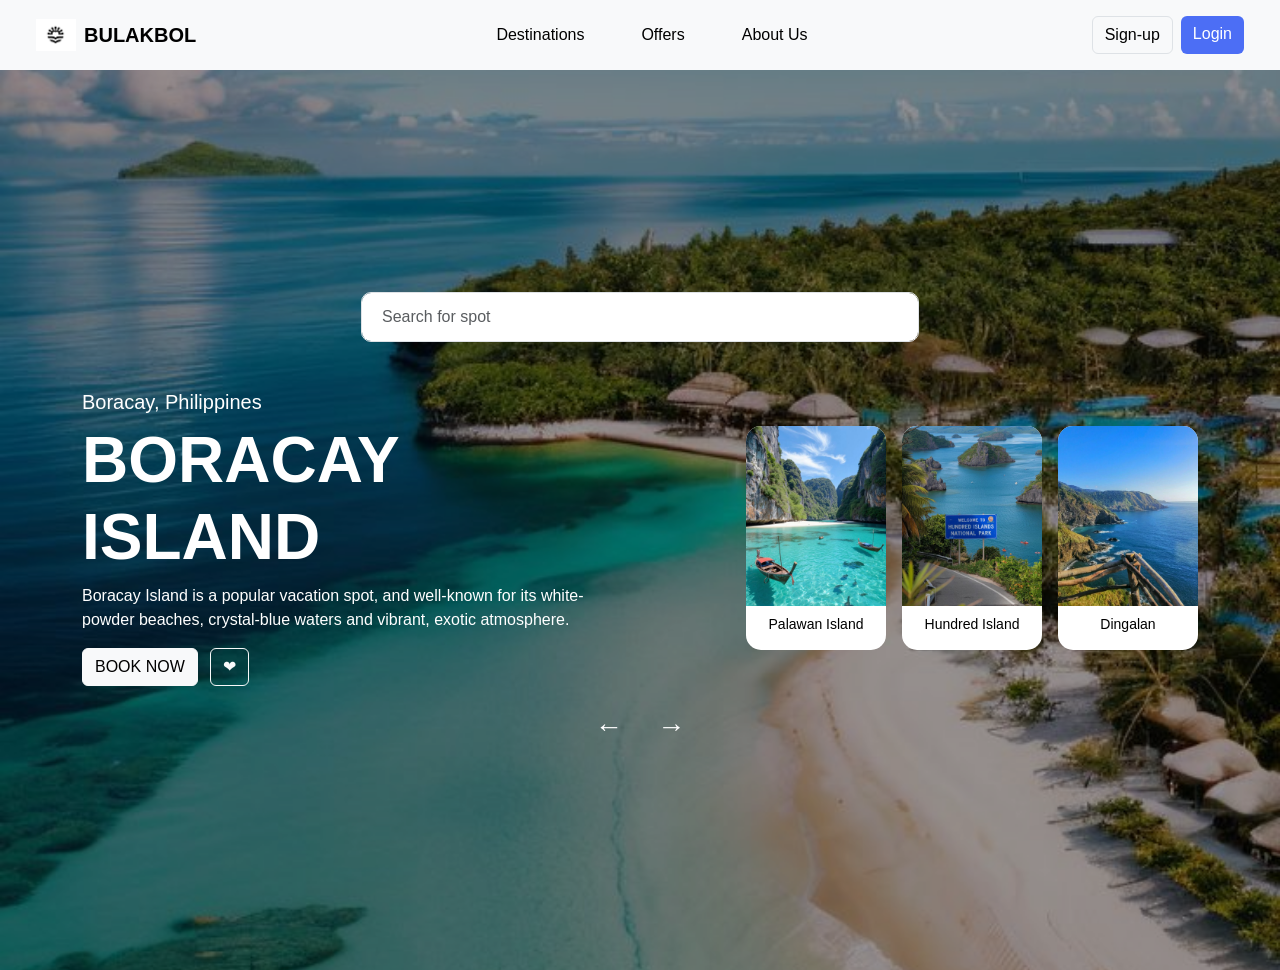
<file: index.html>
<!DOCTYPE html>
<html lang="en">
<head>
  <meta charset="UTF-8">
  <meta name="viewport" content="width=device-width, initial-scale=1.0">
  <title>Bulakbol Travel</title>

  <link href="https://cdn.jsdelivr.net/npm/bootstrap@5.3.0/dist/css/bootstrap.min.css" rel="stylesheet">

  <link rel="stylesheet" href="Style.css">
</head>

<body>

<nav class="navbar bg-light px-4">
  <div class="container-fluid d-flex align-items-center">

  
    <a class="navbar-brand d-flex align-items-center fw-bold" href="#">
      <img src="./logo.png" width="40" class="me-2">
      BULAKBOL
    </a>

    <ul class="navbar-nav flex-row mx-auto">
      <li class="nav-item mx-3"><a class="nav-link" href="boracay.html">Destinations</a></li>
      <li class="nav-item mx-3"><a class="nav-link" href="offer.html">Offers</a></li>
      <li class="nav-item mx-3">
        <a class="nav-link active" href="about.html">About Us</a>
      </li>
    </ul>

    <div class="d-flex">
      <a href="login.html" class="btn btn-light border me-2">Sign-up</a>
      <a href="login.html" class="btn btn-primary">Login</a>
    </div>

  </div>
</nav>

<section class="hero d-flex align-items-center text-white">
  <div class="container">

    <div class="text-center mb-5">
      <input type="text" class="form-control search mx-auto" placeholder="Search for spot">
    </div>

    <div class="row align-items-center">

      <div class="col-md-6">
        <h5>Boracay, Philippines</h5>
        <h1 class="display-3 fw-bold">BORACAY ISLAND</h1>
        <p>
          Boracay Island is a popular vacation spot, and well-known for its 
          white-powder beaches, crystal-blue waters and vibrant, exotic atmosphere.
        </p>

        <button class="btn btn-light me-2">BOOK NOW</button>
        <button class="btn btn-outline-light">❤</button>
      </div>

      <div class="col-md-6 d-flex gap-3 justify-content-end">

        <div class="destination-card">
          <img src="./palawan.jpg">
          <h5>Palawan Island</h5>
        </div>

        <div class="destination-card">
          <img src="./Hundred.jpg">
          <h5>Hundred Island</h5>
        </div>

        <div class="destination-card">
          <img src="./dingalan.jpg">
          <h5>Dingalan</h5>
        </div>

      </div>
      <div class="arrow-controls">
  <span class="arrow">&#8592;</span>
 <span class="arrow" onclick="window.location.href='palawan.html'">
  &#8594;
</span>
</div>

    </div>
  </div>
  
</section>

<script src="https://cdn.jsdelivr.net/npm/bootstrap@5.3.0/dist/js/bootstrap.bundle.min.js"></script>

</body>
</html>
</file>
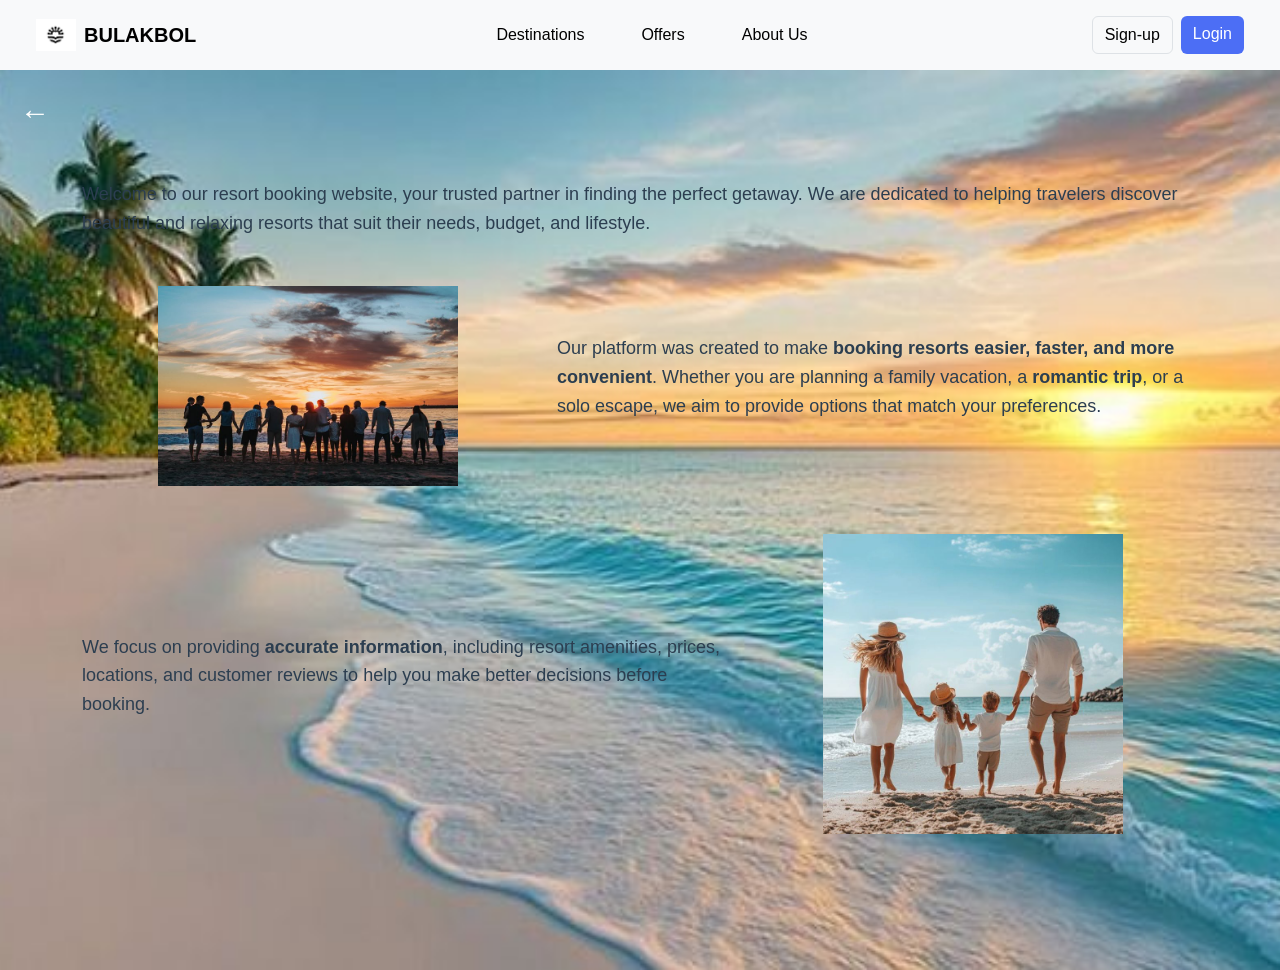
<file: about.html>
<!DOCTYPE html>
<html lang="en">
<head>
  <meta charset="UTF-8">
  <meta name="viewport" content="width=device-width, initial-scale=1.0">
  <title>About Us - Bulakbol</title>

  <link href="https://cdn.jsdelivr.net/npm/bootstrap@5.3.0/dist/css/bootstrap.min.css" rel="stylesheet">

  <link rel="stylesheet" href="Style.css">
</head>

<body>

<nav class="navbar bg-light px-4">
  <div class="container-fluid d-flex align-items-center">

    <a class="navbar-brand d-flex align-items-center fw-bold" href="index.html">
      <img src="./logo.png" width="40" class="me-2">
      BULAKBOL
    </a>

    <ul class="navbar-nav flex-row mx-auto">
      <li class="nav-item mx-3"><a class="nav-link" href="index.html">Destinations</a></li>
      <li class="nav-item mx-3"><a class="nav-link" href="offer.html">Offers</a></li>
      <li class="nav-item mx-3">
        <a class="nav-link active" href="about.html">About Us</a>
      </li>
    </ul>

    <div class="d-flex">
      <a href="login.html" class="btn btn-light border me-2">Sign-up</a>
      <a href="login.html" class="btn btn-primary">Login</a>
    </div>

  </div>
</nav>

<section class="about-section">

  <div class="back-btn" onclick="window.location.href='index.html'">
  &#8592;
</div>

  <div class="container">

    <div class="about-text top-text">
      <p>
        Welcome to our resort booking website, your trusted partner in finding 
        the perfect getaway. We are dedicated to helping travelers discover 
        beautiful and relaxing resorts that suit their needs, budget, and lifestyle.
      </p>
    </div>

    <div class="row align-items-center my-5">

      <div class="col-md-5 text-center">
        <img src="./fams.jpg" class="img-fluid about-img">
      </div>

      <div class="col-md-7">
        <p class="about-text">
          Our platform was created to make <b>booking resorts easier, faster, 
          and more convenient</b>. Whether you are planning a family vacation, 
          a <b>romantic trip</b>, or a solo escape, we aim to provide options 
          that match your preferences.
        </p>
      </div>

    </div>

    <div class="row align-items-center">

      <div class="col-md-7">
        <p class="about-text">
          We focus on providing <b>accurate information</b>, including resort 
          amenities, prices, locations, and customer reviews to help you make 
          better decisions before booking.
        </p>
      </div>

      <div class="col-md-5 text-center">
        <img src="./fam.jpg" class="img-fluid about-img">
      </div>

    </div>

  </div>
</section>

</body>
</html>
</file>
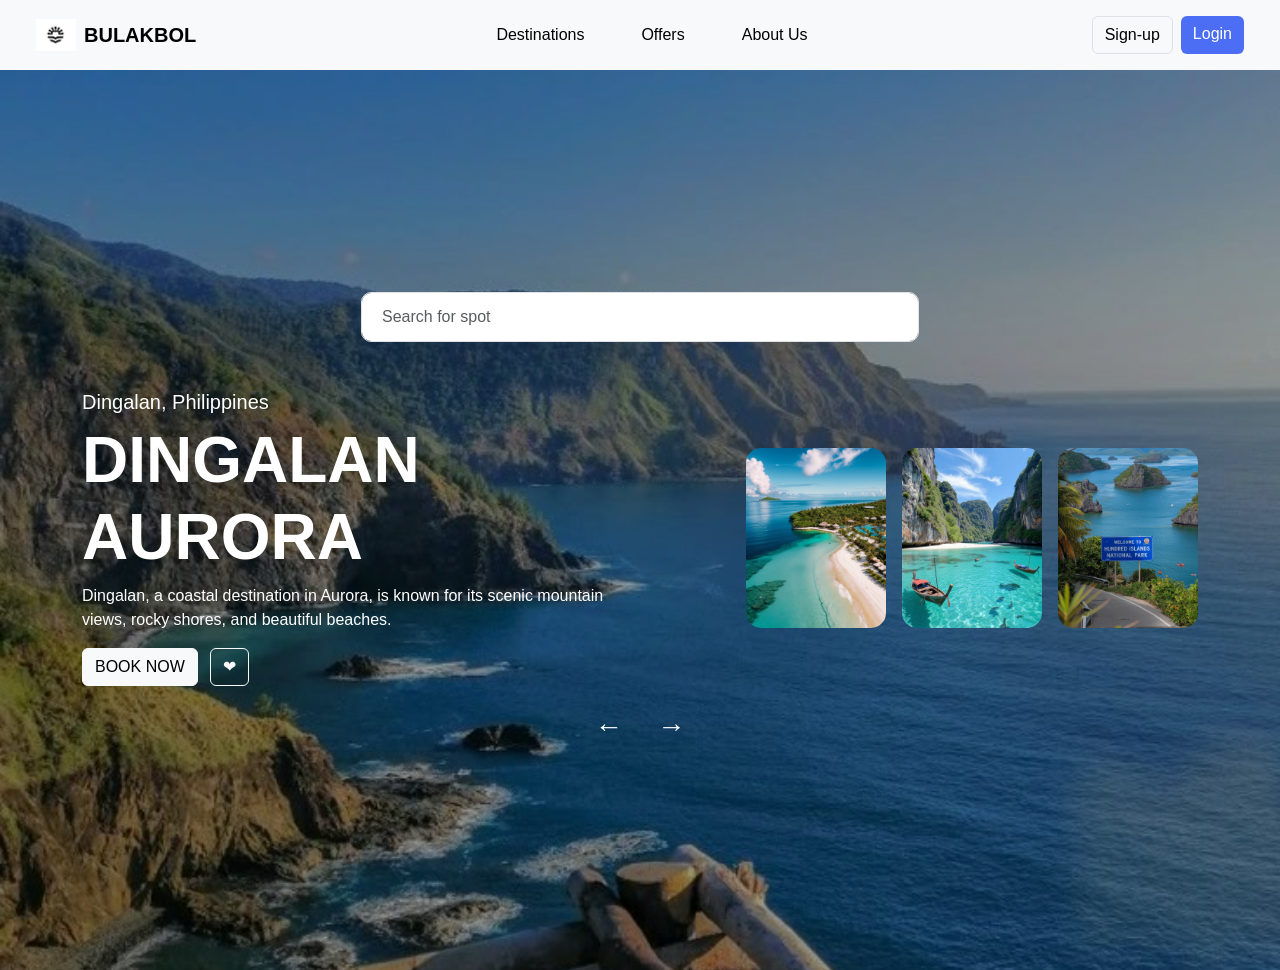
<file: dingalan.html>
<!DOCTYPE html>
<html lang="en">
<head>
  <meta charset="UTF-8">
  <meta name="viewport" content="width=device-width, initial-scale=1.0">
  <title>Dingalan Aurora</title>

  <link href="https://cdn.jsdelivr.net/npm/bootstrap@5.3.0/dist/css/bootstrap.min.css" rel="stylesheet">

  <link rel="stylesheet" href="Style.css">
</head>

<body>

<nav class="navbar bg-light px-4">
  <div class="container-fluid d-flex align-items-center">

    <a class="navbar-brand d-flex align-items-center fw-bold" href="index.html">
      <img src="./logo.png" width="40" class="me-2">
      BULAKBOL
    </a>

    <ul class="navbar-nav flex-row mx-auto">
      <li class="nav-item mx-3"><a class="nav-link" href="boracay.html">Destinations</a></li>
      <li class="nav-item mx-3"><a class="nav-link" href="offer.html">Offers</a></li>
      <li class="nav-item mx-3">
        <a class="nav-link active" href="about.html">About Us</a>
      </li>
    </ul>

    <div class="d-flex">
      <a href="login.html" class="btn btn-light border me-2">Sign-up</a>
      <a href="login.html" class="btn btn-primary">Login</a>
    </div>

  </div>
</nav>

<section class="hero dingalan-bg d-flex align-items-center text-white">
  <div class="container">

    <div class="text-center mb-5">
      <input type="text" class="form-control search mx-auto" placeholder="Search for spot">
    </div>

    <div class="row align-items-center">

      <div class="col-md-6">
        <h5>Dingalan, Philippines</h5>
        <h1 class="display-3 fw-bold">DINGALAN AURORA</h1>
        <p>
          Dingalan, a coastal destination in Aurora, is known for its scenic
          mountain views, rocky shores, and beautiful beaches.
        </p>

        <button class="btn btn-light me-2">BOOK NOW</button>
        <button class="btn btn-outline-light">❤</button>
      </div>

      <div class="col-md-6 d-flex gap-3 justify-content-end">

        <div class="destination-card">
          <img src="./boracay.jpg">
        </div>

        <div class="destination-card">
          <img src="./palawan.jpg">
        </div>

        <div class="destination-card">
          <img src="./Hundred.jpg">
        </div>

      </div>

    </div>

    <div class="arrow-controls">
      <span class="arrow" onclick="window.location.href='hundred.html'">&#8592;</span>
      <span class="arrow" onclick="window.location.href='index.html'">&#8594;</span>
    </div>

  </div>
</section>

</body>
</html>
</file>
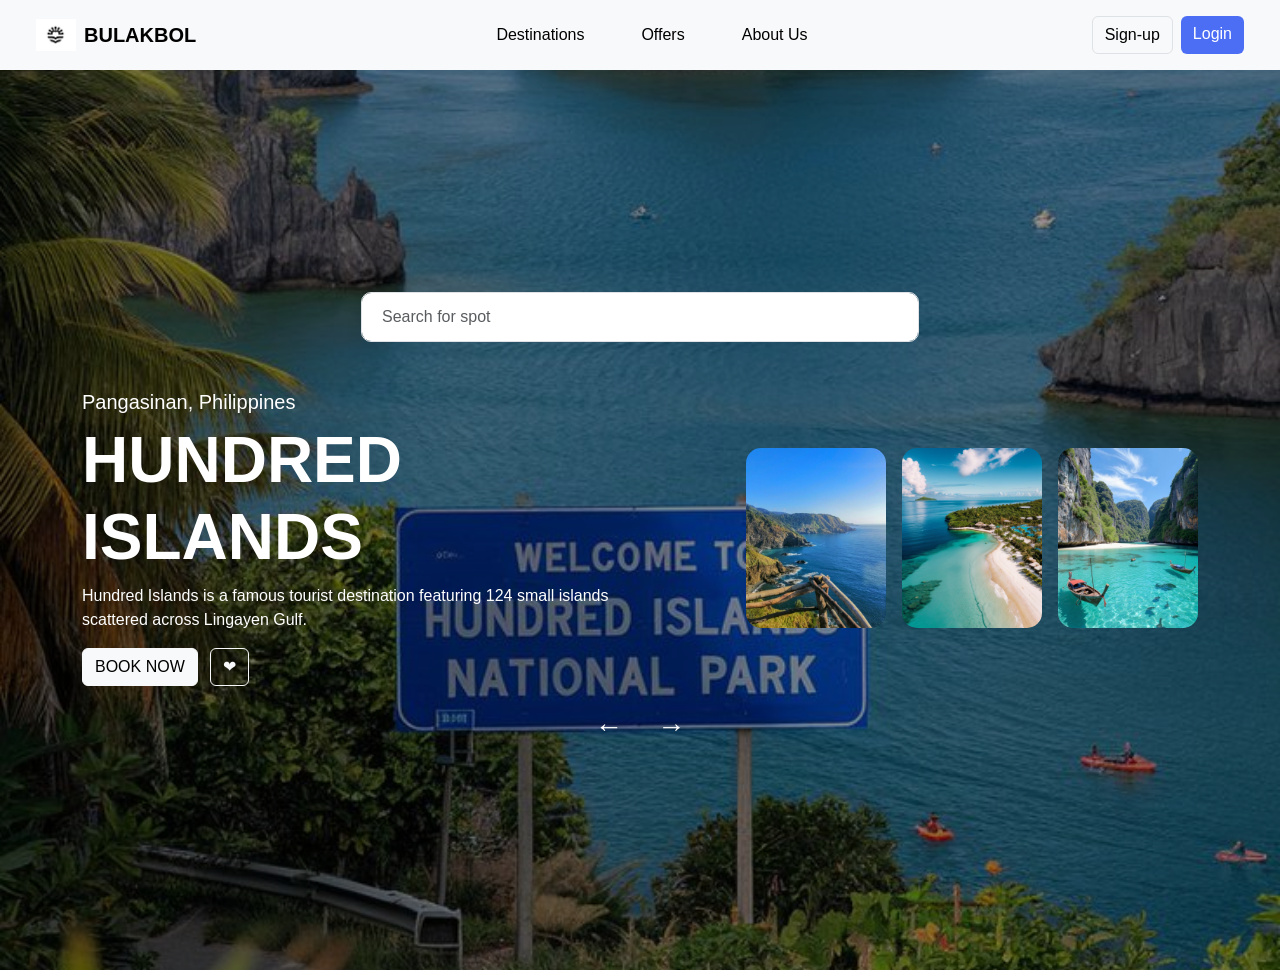
<file: hundred.html>
<!DOCTYPE html>
<html lang="en">
<head>
  <meta charset="UTF-8">
  <meta name="viewport" content="width=device-width, initial-scale=1.0">
  <title>Hundred Islands</title>

  <link href="https://cdn.jsdelivr.net/npm/bootstrap@5.3.0/dist/css/bootstrap.min.css" rel="stylesheet">
  <link rel="stylesheet" href="Style.css">
</head>

<body>

<nav class="navbar bg-light px-4">
  <div class="container-fluid d-flex align-items-center">

    <a class="navbar-brand d-flex align-items-center fw-bold" href="index.html">
      <img src="./logo.png" width="40" class="me-2">
      BULAKBOL
    </a>

    <ul class="navbar-nav flex-row mx-auto">
      <li class="nav-item mx-3"><a class="nav-link active" href="hundred.html">Destinations</a></li>
      <li class="nav-item mx-3"><a class="nav-link" href="offer.html">Offers</a></li>
      <li class="nav-item mx-3"><a class="nav-link" href="about.html">About Us</a></li>
    </ul>

    <div class="d-flex">
      <a href="login.html" class="btn btn-light border me-2">Sign-up</a>
      <a href="login.html" class="btn btn-primary">Login</a>
    </div>

  </div>
</nav>

<section class="hero hundred-bg d-flex align-items-center text-white">
  <div class="container">

    <div class="text-center mb-5">
      <input type="text" class="form-control search mx-auto" placeholder="Search for spot">
    </div>

    <div class="row align-items-center">

      <div class="col-md-6">
        <h5>Pangasinan, Philippines</h5>
        <h1 class="display-3 fw-bold">HUNDRED ISLANDS</h1>
        <p>
          Hundred Islands is a famous tourist destination featuring 124 small islands 
          scattered across Lingayen Gulf.
        </p>

        <button class="btn btn-light me-2">BOOK NOW</button>
        <button class="btn btn-outline-light">❤</button>
      </div>

      <div class="col-md-6 d-flex gap-3 justify-content-end">

        <div class="destination-card">
          <img src="./dingalan.jpg">
        </div>

        <div class="destination-card">
          <img src="./boracay.jpg">
        </div>

        <div class="destination-card">
          <img src="./palawan.jpg">
        </div>

      </div>

    </div>

     <div class="arrow-controls">
      <span class="arrow" onclick="window.location.href='palawan.html'">&#8592;</span>
      <span class="arrow" onclick="window.location.href='dingalan.html'">&#8594;</span>
    </div>

  </div>
</section>

</body>
</html>
</file>
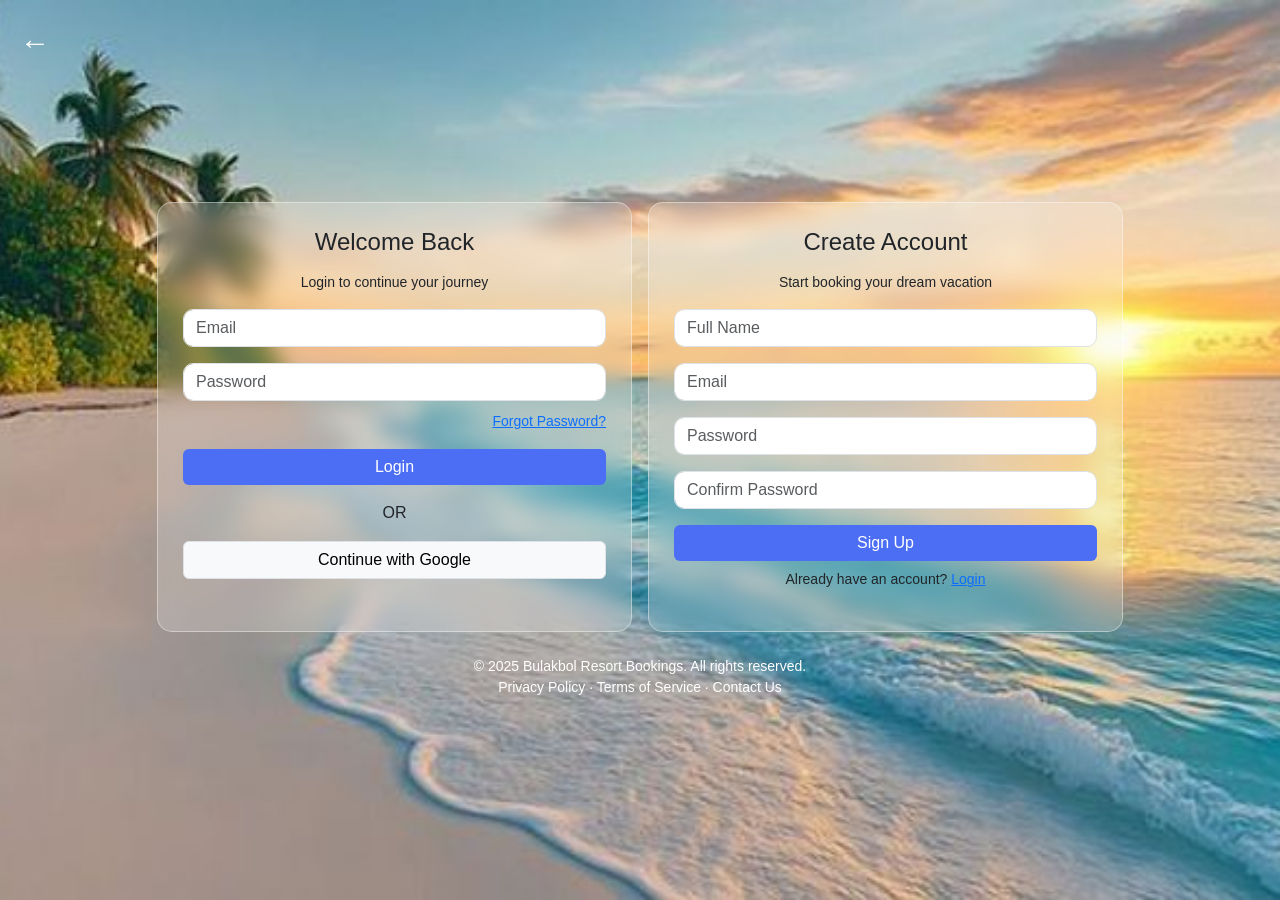
<file: login.html>
<!DOCTYPE html>
<html lang="en">
<head>
  <meta charset="UTF-8">
  <meta name="viewport" content="width=device-width, initial-scale=1.0">
  <title>Login / Sign Up</title>

  <link href="https://cdn.jsdelivr.net/npm/bootstrap@5.3.0/dist/css/bootstrap.min.css" rel="stylesheet">

  <link rel="stylesheet" href="Style.css">
</head>

<body>

<div class="back-btn" onclick="window.location.href='index.html'">
  &#8592;
</div>

<section class="login-section d-flex align-items-center justify-content-center">

  <div class="container">
    <div class="row justify-content-center">

      <div class="col-md-5 form-box">
        <h4 class="text-center mb-3">Welcome Back</h4>
        <p class="text-center small">Login to continue your journey</p>

        <input type="email" class="form-control mb-3" placeholder="Email">
        <input type="password" class="form-control mb-2" placeholder="Password">

        <div class="text-end mb-3">
          <a href="#" class="small">Forgot Password?</a>
        </div>

        <button class="btn btn-primary w-100 mb-3">Login</button>

        <p class="text-center">OR</p>

        <button class="btn btn-light border w-100">
          Continue with Google
        </button>
      </div>

      <div class="col-md-5 form-box ms-md-3 mt-4 mt-md-0">
        <h4 class="text-center mb-3">Create Account</h4>
        <p class="text-center small">Start booking your dream vacation</p>

        <input type="text" class="form-control mb-3" placeholder="Full Name">
        <input type="email" class="form-control mb-3" placeholder="Email">
        <input type="password" class="form-control mb-3" placeholder="Password">
        <input type="password" class="form-control mb-3" placeholder="Confirm Password">

        <button class="btn btn-primary w-100 mb-2">Sign Up</button>

        <p class="text-center small">
          Already have an account? <a href="#">Login</a>
        </p>
      </div>

    </div>

    <div class="text-center text-white mt-4 small">
      © 2025 Bulakbol Resort Bookings. All rights reserved.
      <br>
      Privacy Policy · Terms of Service · Contact Us
    </div>

  </div>

</section>

</body>
</html>
</file>
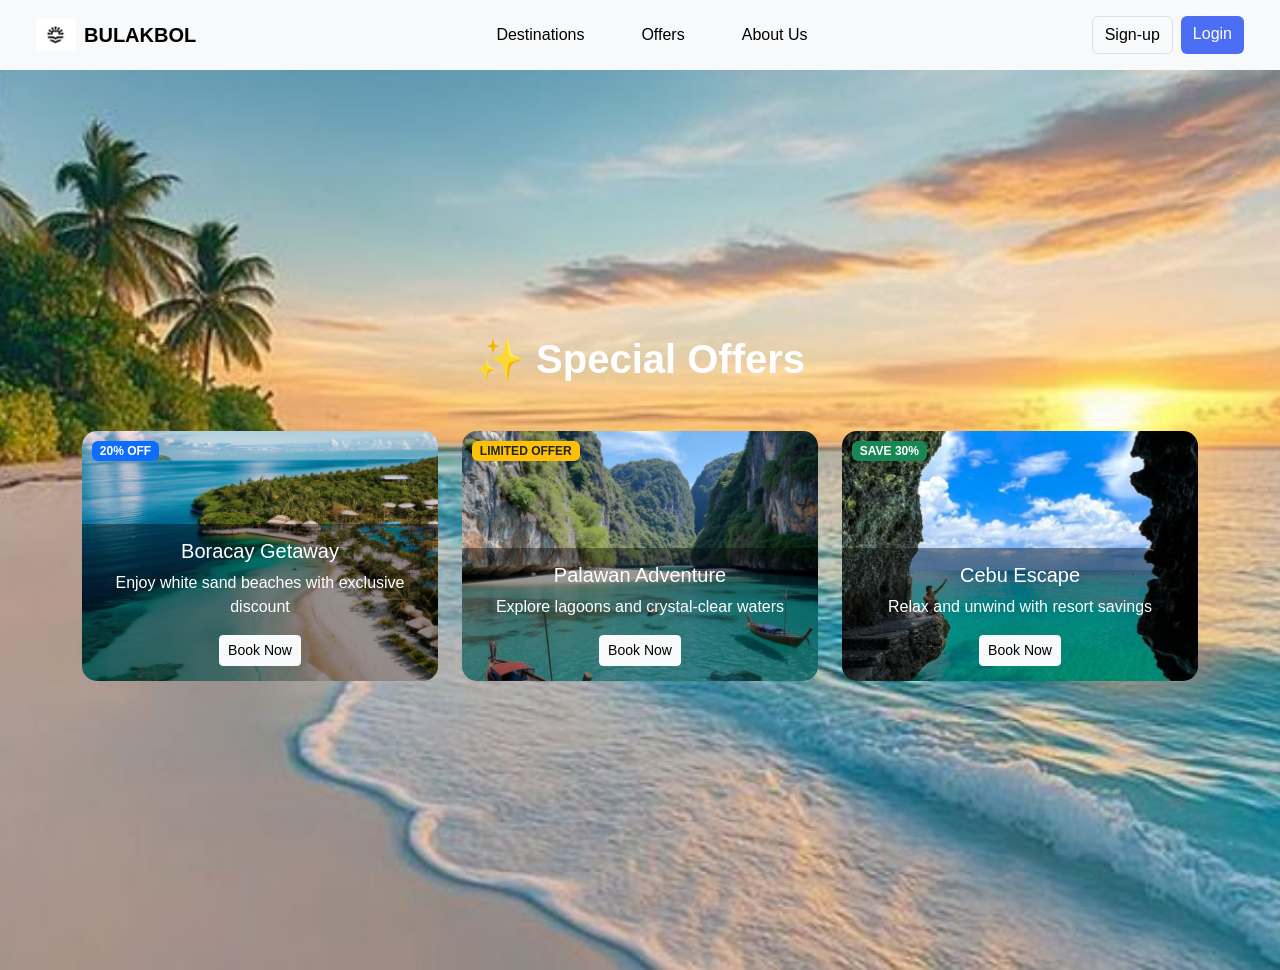
<file: offer.html>
<!DOCTYPE html>
<html lang="en">
<head>
  <meta charset="UTF-8">
  <meta name="viewport" content="width=device-width, initial-scale=1.0">
  <title>Offers</title>

  <link href="https://cdn.jsdelivr.net/npm/bootstrap@5.3.0/dist/css/bootstrap.min.css" rel="stylesheet">

  <link rel="stylesheet" href="Style.css">
</head>

<body>

<nav class="navbar bg-light px-4">
  <div class="container-fluid d-flex align-items-center">

    <a class="navbar-brand d-flex align-items-center fw-bold" href="index.html">
      <img src="./logo.png" width="40" class="me-2">
      BULAKBOL
    </a>

    <ul class="navbar-nav flex-row mx-auto">
      <li class="nav-item mx-3"><a class="nav-link" href="index.html">Destinations</a></li>
      <li class="nav-item mx-3">
        <a class="nav-link active" href="offer.html">Offers</a>
      </li>
      <li class="nav-item mx-3"><a class="nav-link" href="about.html">About Us</a></li>
    </ul>

    <div class="d-flex">
      <a href="login.html" class="btn btn-light border me-2">Sign-up</a>
      <a href="login.html" class="btn btn-primary">Login</a>
    </div>

  </div>
</nav>

<section class="offers-section text-white d-flex align-items-center">
  <div class="container text-center">

    <h1 class="mb-5 offers-title">✨ Special Offers</h1>

    <div class="row justify-content-center">

      <div class="col-md-4 mb-4">
        <div class="offer-card">
          <span class="badge bg-primary">20% OFF</span>
          <img src="./boracay.jpg" class="img-fluid">
          <div class="offer-content">
            <h5>Boracay Getaway</h5>
            <p>Enjoy white sand beaches with exclusive discount</p>
            <button class="btn btn-light btn-sm">Book Now</button>
          </div>
        </div>
      </div>

      <div class="col-md-4 mb-4">
        <div class="offer-card">
          <span class="badge bg-warning text-dark">LIMITED OFFER</span>
          <img src="./palawan.jpg" class="img-fluid">
          <div class="offer-content">
            <h5>Palawan Adventure</h5>
            <p>Explore lagoons and crystal-clear waters</p>
            <button class="btn btn-light btn-sm">Book Now</button>
          </div>
        </div>
      </div>

      <div class="col-md-4 mb-4">
        <div class="offer-card">
          <span class="badge bg-success">SAVE 30%</span>
          <img src="./cebu.jpg" class="img-fluid">
          <div class="offer-content">
            <h5>Cebu Escape</h5>
            <p>Relax and unwind with resort savings</p>
            <button class="btn btn-light btn-sm">Book Now</button>
          </div>
        </div>
      </div>

    </div>

  </div>
</section>

</body>
</html>
</file>
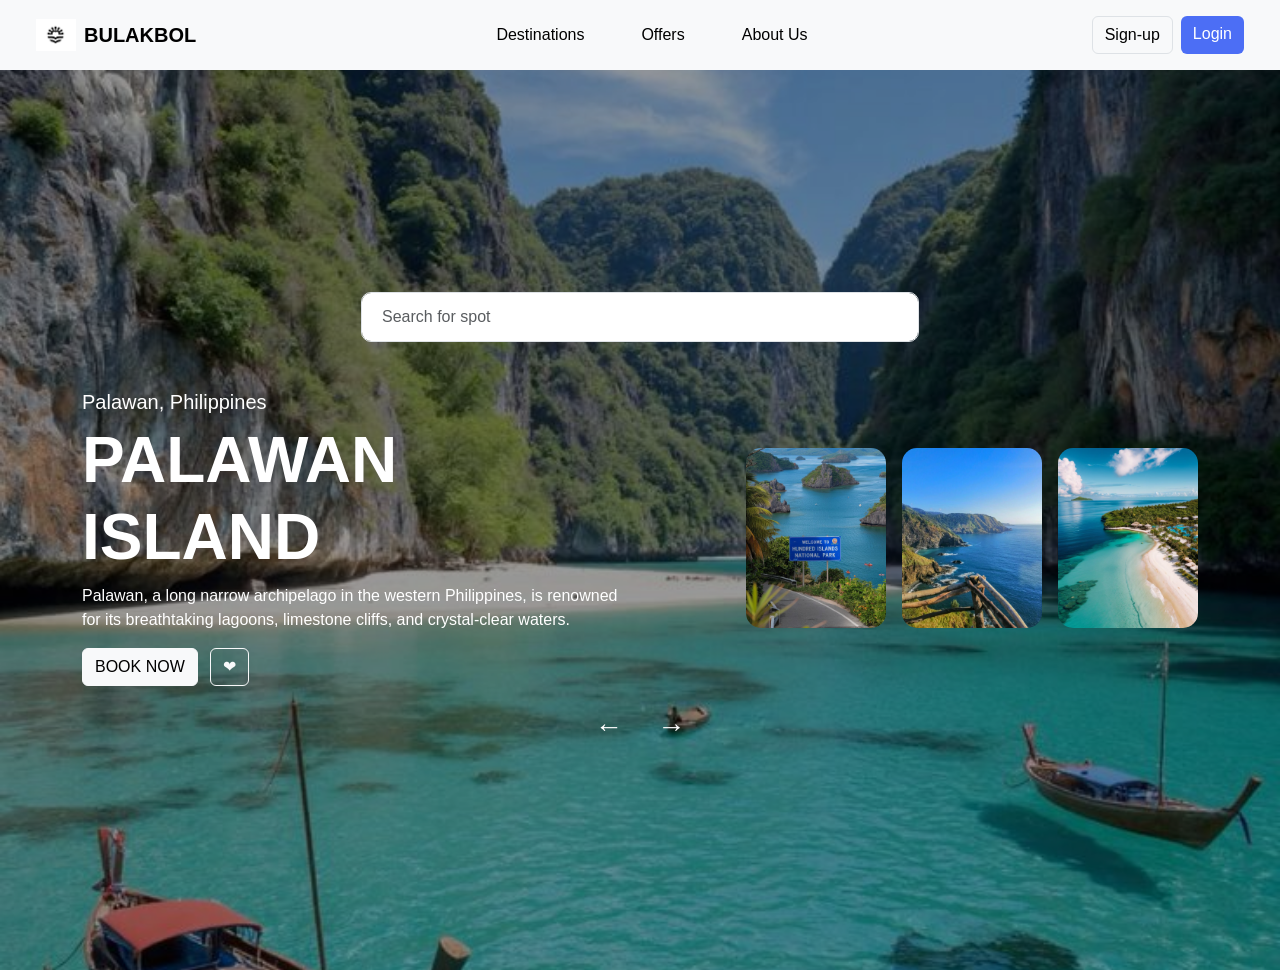
<file: palawan.html>
<!DOCTYPE html>
<html lang="en">
<head>
  <meta charset="UTF-8">
  <meta name="viewport" content="width=device-width, initial-scale=1.0">
  <title>Palawan Island</title>

  <link href="https://cdn.jsdelivr.net/npm/bootstrap@5.3.0/dist/css/bootstrap.min.css" rel="stylesheet">

  <link rel="stylesheet" href="Style.css">
</head>

<body>

<nav class="navbar bg-light px-4">
  <div class="container-fluid d-flex align-items-center">

    <a class="navbar-brand d-flex align-items-center fw-bold" href="index.html">
      <img src="./logo.png" width="40" class="me-2">
      BULAKBOL
    </a>

    <ul class="navbar-nav flex-row mx-auto">
      <li class="nav-item mx-3"><a class="nav-link" href="index.html">Destinations</a></li>
      <li class="nav-item mx-3"><a class="nav-link" href="offer.html">Offers</a></li>
      <li class="nav-item mx-3">
        <a class="nav-link active" href="about.html">About Us</a>
      </li>
    </ul>

    <div class="d-flex">
      <a href="login.html" class="btn btn-light border me-2">Sign-up</a>
      <a href="login.html" class="btn btn-primary">Login</a>
    </div>

  </div>
</nav>

<section class="hero palawan-bg d-flex align-items-center text-white">
  <div class="container">

    <div class="text-center mb-5">
      <input type="text" class="form-control search mx-auto" placeholder="Search for spot">
    </div>

    <div class="row align-items-center">

      <div class="col-md-6">
        <h5>Palawan, Philippines</h5>
        <h1 class="display-3 fw-bold">PALAWAN ISLAND</h1>
        <p>
          Palawan, a long narrow archipelago in the western Philippines,
          is renowned for its breathtaking lagoons, limestone cliffs,
          and crystal-clear waters.
        </p>

        <button class="btn btn-light me-2">BOOK NOW</button>
        <button class="btn btn-outline-light">❤</button>
      </div>

      <div class="col-md-6 d-flex gap-3 justify-content-end">

        <div class="destination-card">
          <img src="./Hundred.jpg">
        </div>

        <div class="destination-card">
          <img src="./dingalan.jpg">
        </div>

        <div class="destination-card">
          <img src="./boracay.jpg">
        </div>

      </div>

    </div>

    <div class="arrow-controls">
      <span class="arrow" onclick="window.location.href='index.html'">&#8592;</span>
      <span class="arrow" onclick="window.location.href='hundred.html'">&#8594;</span>
    </div>

  </div>
</section>

</body>
</html>
</file>
<file: Style.css>
body {
  margin: 0;
  font-family: Arial, sans-serif;
}

.navbar {
  height: 70px;
}

.navbar-nav {
  gap: 25px;
}

.nav-link {
  font-weight: 500;
  color: black;
}

.btn-primary {
  background-color: #4c6ef5;
  border: none;
}

.hero {
  height: 100vh;
  background: url('./boracay.jpg') center/cover no-repeat;
  position: relative;
}

.hero::before {
  content: "";
  position: absolute;
  width: 100%;
  height: 100%;
  background: rgba(0,0,0,0.4);
}

.hero .container {
  position: relative;
  z-index: 2;
}

.search {
  border-radius: 30px;
  padding: 12px 20px;
  width: 50%;
}

.destination-card {
  width: 140px;
  background: white;
  color: black;
  border-radius: 15px;
  overflow: hidden;
  text-align: center;
}

.destination-card img {
  width: 100%;
  height: 180px;
  object-fit: cover;
}

.destination-card h5 {
  padding: 10px;
  font-size: 14px;
}

.about-section {
  min-height: 100vh;
  background: url('./beach.jpg') center/cover no-repeat;
  padding: 60px 20px;
  position: relative;
}

.back-arrow {
  font-size: 30px;
  position: absolute;
  left: 30px;
  top: 90px;
  cursor: pointer;
}

.about-text {
  font-size: 18px;
  line-height: 1.6;
  color: #2c3e50;
}

.top-text {
  margin-top: 50px;
  margin-bottom: 40px;
}

.about-img {
  max-width: 300px;
}

.arrow-controls {
  text-align: center;
  margin-top: 20px;
}

.arrow {
  font-size: 28px;
  margin: 0 15px;
  cursor: pointer;
}

.palawan-bg {
  background: url('./palawan.jpg') center/cover no-repeat;
}

.hundred-bg {
  background: url('./Hundred.jpg') center/cover no-repeat;
}

.dingalan-bg {
  background: url('./dingalan.jpg') center/cover no-repeat;
}

.offers-section {
  height: 100vh;
  background: url('./beach.jpg') center/cover no-repeat;
}

.offers-title {
  font-size: 40px;
  font-weight: bold;
}

.offer-card {
  position: relative;
  border-radius: 15px;
  overflow: hidden;
}

.offer-card img {
  height: 250px;
  width: 100%;
  object-fit: cover;
}

.offer-card .badge {
  position: absolute;
  top: 10px;
  left: 10px;
  z-index: 2;
}

.offer-content {
  position: absolute;
  bottom: 0;
  left: 0;
  width: 100%;
  padding: 15px;
  background: rgba(0,0,0,0.4);
}

.login-section {
  height: 100vh;
  background: url('./beach.jpg') center/cover no-repeat;
}

.form-box {
  background: rgba(255,255,255,0.2);
  backdrop-filter: blur(10px);
  padding: 25px;
  border-radius: 15px;
  border: 1px solid rgba(255,255,255,0.4);
}

.form-control {
  border-radius: 10px;
}

.back-btn {
  position: absolute;
  top: 20px;
  left: 20px;
  font-size: 30px;
  cursor: pointer;
  color: white;
}
</file>
